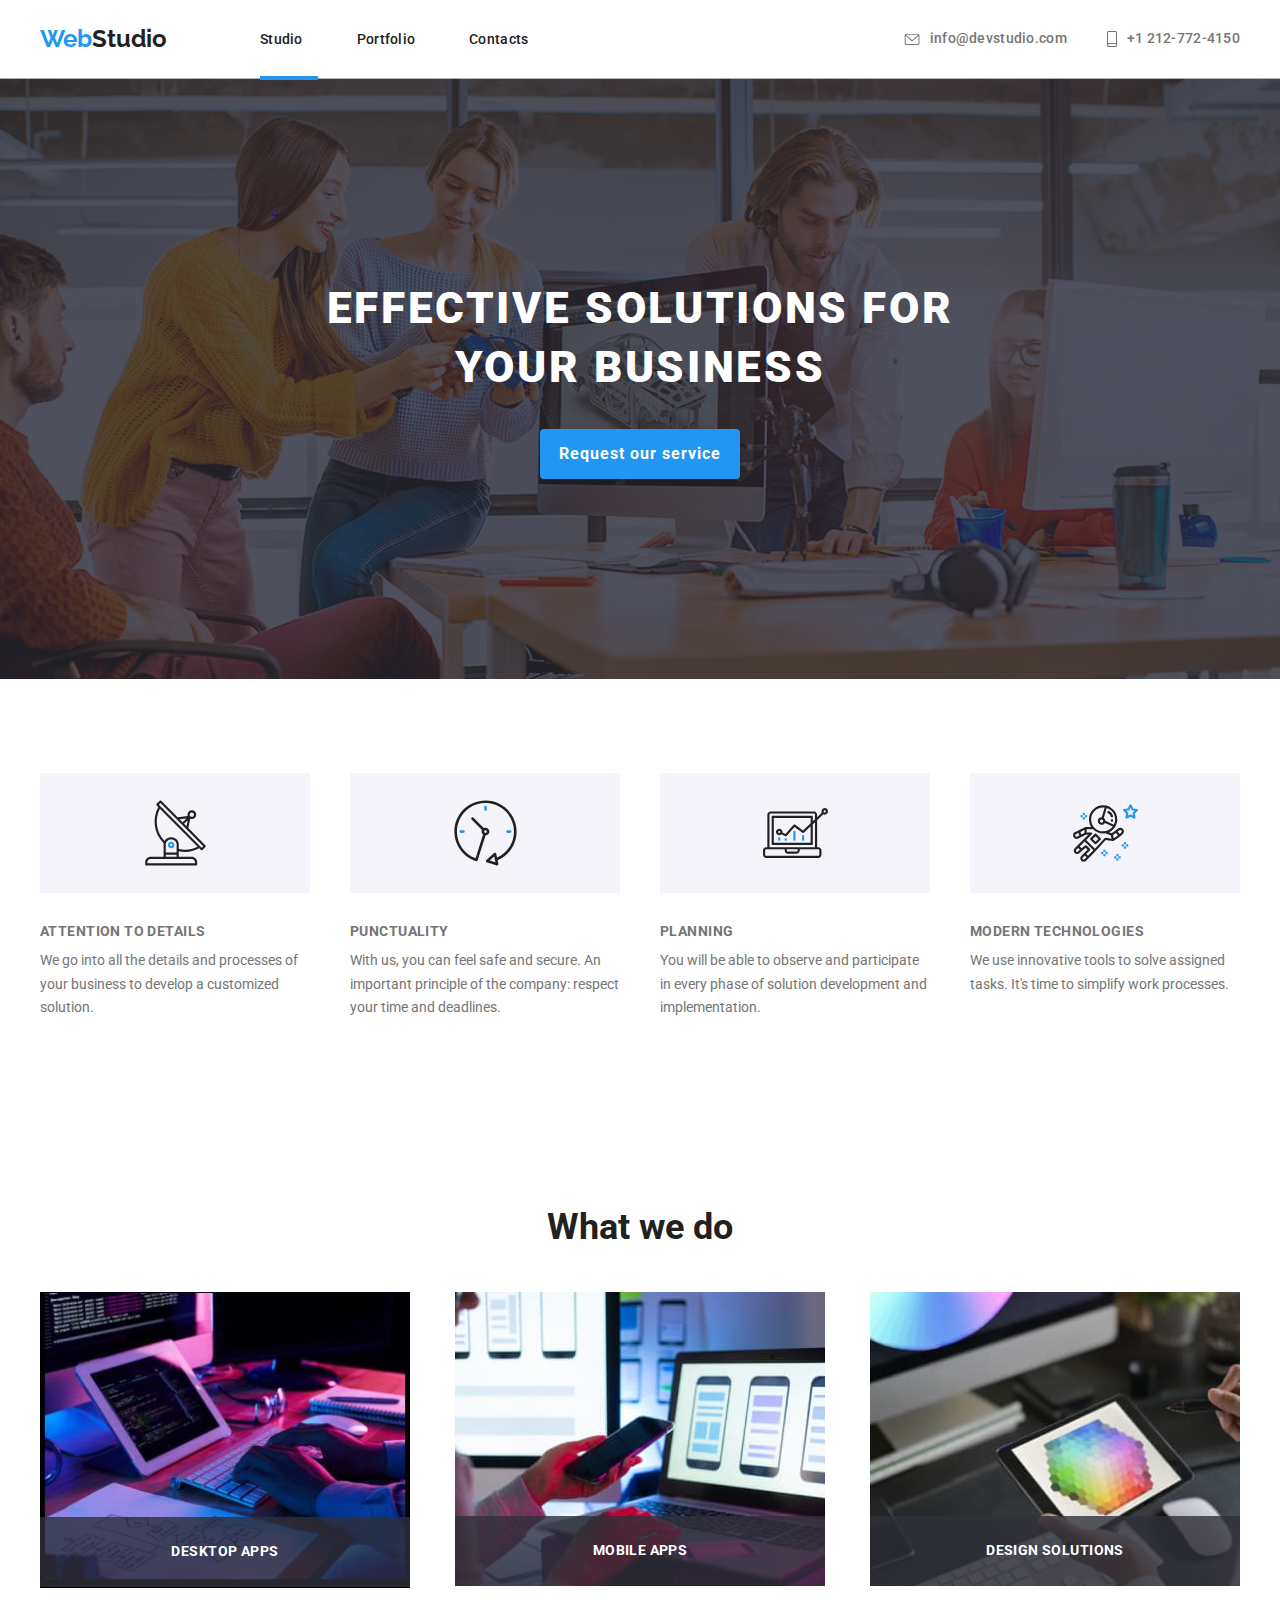
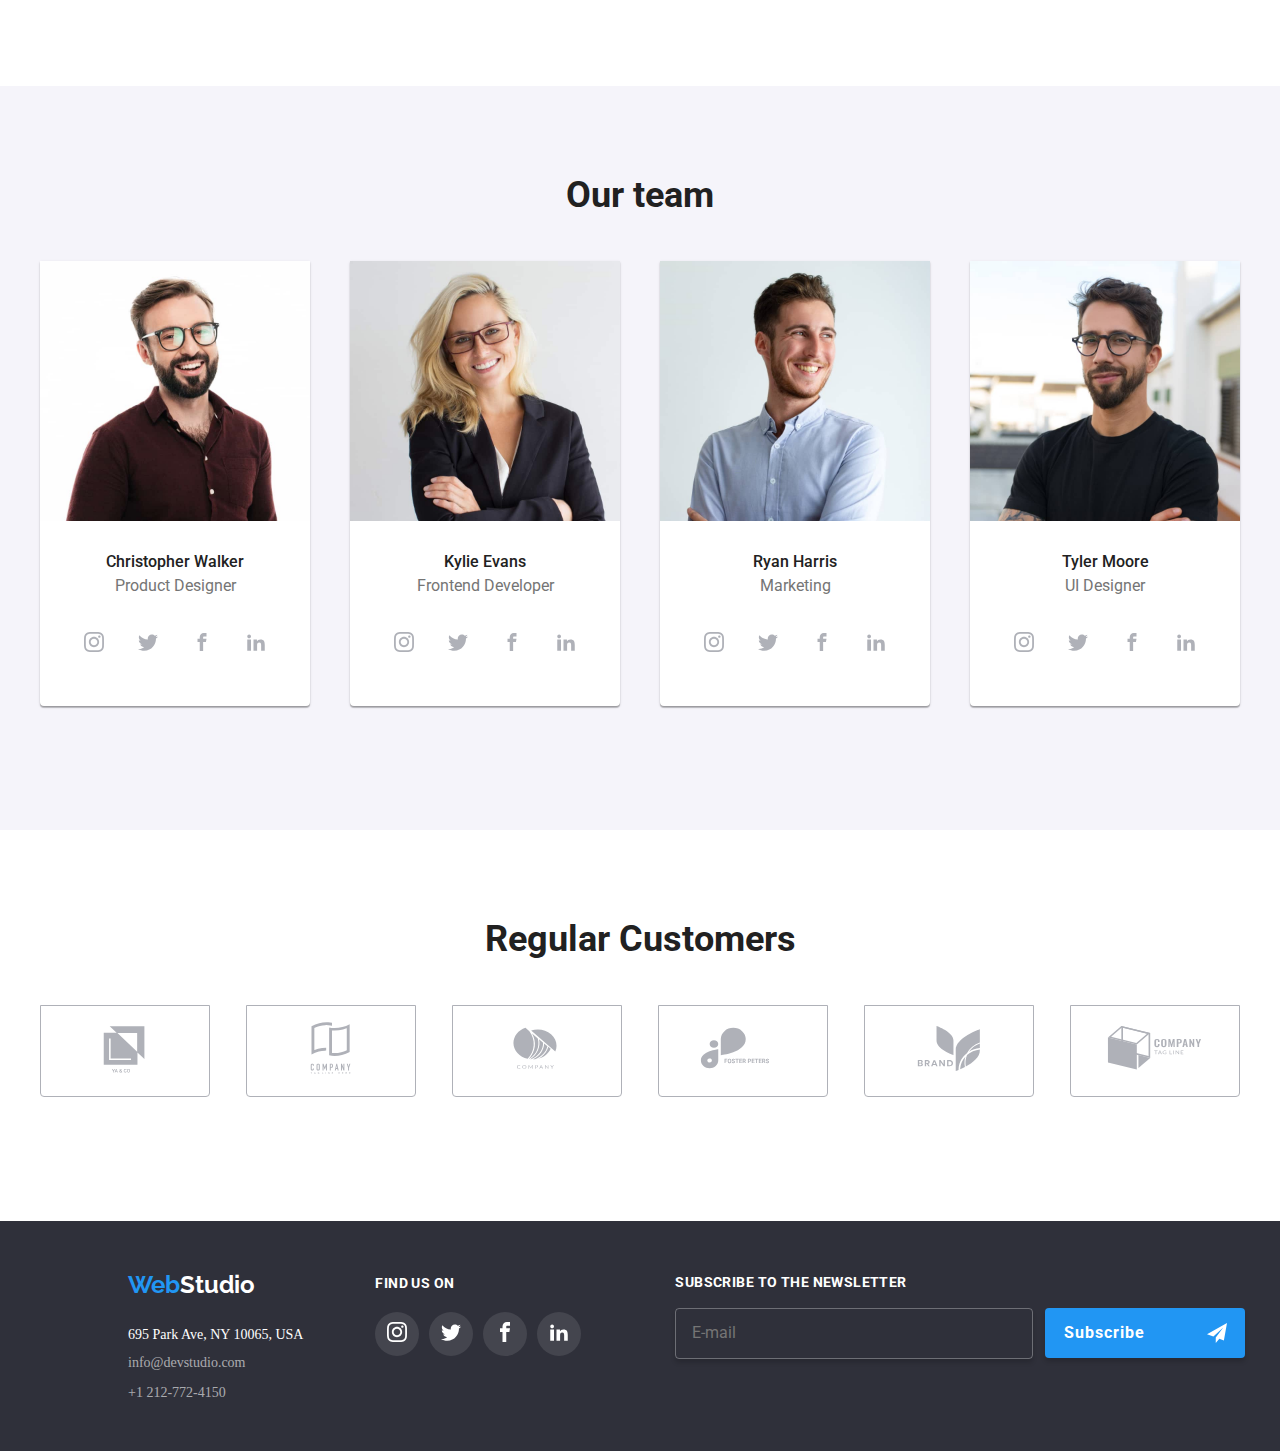
<file: index.html>
<!DOCTYPE html>
<html lang="en">
  <head>
    <meta charset="UTF-8" />
    <meta http-equiv="X-UA-Compatible" content="IE=edge" />
    <meta name="viewport" content="width=device-width, initial-scale=1.0" />
    <link rel="preconnect" href="https://fonts.googleapis.com" />
    <link rel="preconnect" href="https://fonts.gstatic.com" crossorigin />
    <link
      href="https://fonts.googleapis.com/css2?family=Raleway:wght@400;700&family=Roboto:wght@400;500;700;900&display=swap"
      rel="stylesheet"
    />
    <link
      rel="stylesheet"
      href="https://cdnjs.cloudflare.com/ajax/libs/modern-normalize/1.0.0/modern-normalize.min.css"
    />
    <link rel="stylesheet" href="sass/main.css" />
    <title>WebStudio</title>
  </head>

  <body>
    <!--is-hidden-->
    <div class="backdrop is-hidden" data-modal>
      <div class="backdrop__modal">
        <button type="button" data-modal-close class="backdrop-close">
          <svg width="17" height="17">
            <use href="images/icons.svg#icon-close"></use>
          </svg>
        </button>
        <form autocomplete="off">
          <fieldset class="form">
            <legend>Leave your information and we'll call you back</legend>
            <label>
              Name
              <input type="text" name="name" required />
              <svg width="12" height="12">
                <use href="images/icons.svg#icon-person"></use>
              </svg>
            </label>
            <label>
              Telephone
              <input type="tel" name="phone_number" required />
              <svg width="13" height="13">
                <use href="images/icons.svg#icon-phone"></use>
              </svg>
            </label>
            <label>
              E-mail
              <input type="email" name="email" required />
              <svg width="15" height="12">
                <use href="images/icons.svg#icon-envelope2"></use>
              </svg>
            </label>
            <label>
              Comments
              <textarea
                name="comments"
                id="comments"
                cols="30"
                rows="10"
                placeholder=" Enter the text"
                required
              ></textarea>
            </label>
            <div class="checkbox">
              <label>
                <input
                  class="checkbox-hidden"
                  type="checkbox"
                  name="terms"
                  required
                />
                <span class="checkbox-replace">
                  <svg width="15" height="12" class="check-svg">
                    <use href="images/icons.svg#icon-check"></use>
                  </svg>
                </span>
                I agree with the letter and accept the
                <a href="#">Terms and Conditions</a>
              </label>
            </div>

            <div class="form__btn">
              <button type="submit" class="form__btn-sent">Send</button>
            </div>
          </fieldset>
        </form>
      </div>
    </div>
    <!--Top line Section-->
    <header class="header">
      <div class="header__top-line container">
        <a class="logo" href="index.html">
          <h2><span class="logo logo--blue">Web</span>Studio</h2>
        </a>
        <nav class="nav">
          <ul>
            <li class="nav__item">
              <a class="nav__link current-page-link" href="index.html"
                >Studio</a
              >
            </li>
            <li class="nav__item">
              <a class="nav__link" href="portfolio.html">Portfolio</a>
            </li>
            <li class="nav__item">
              <a class="nav__link" href="">Contacts</a>
            </li>
          </ul>
        </nav>
        <ul class="contact">
          <li class="contact__item">
            <a class="contact__list" href="mailto:info@devstudio.com">
              <svg class="contact__icon" width="16" height="12">
                <use href="images/icons.svg#icon-envelope"></use>
              </svg>
              info@devstudio.com</a
            >
          </li>
          <li class="contact__item">
            <a class="contact__list" href="tel:+12127724150">
              <svg class="contact__icon" width="10" height="16">
                <use href="images/icons.svg#icon-smartphone"></use>
              </svg>
              +1 212-772-4150</a
            >
          </li>
        </ul>
      </div>
    </header>

    <main>
      <!--Head Section-->
      <section class="hero overlay-image">
        <div class="hero__box">
          <h1 class="hero__title">EFFECTIVE SOLUTIONS FOR YOUR BUSINESS</h1>
        </div>
        <div class="hero__button-box">
          <button class="hero__button" type="button" data-modal-open>
            Request our service
          </button>
        </div>
      </section>
      <!--Group Section-->
      <section class="section">
        <ul class="grid container">
          <li>
            <div class="grid__box">
              <svg width="65" height="70">
                <use href="images/icons.svg#icon-antenna"></use>
              </svg>
            </div>
            <h4 class="grid__title">ATTENTION TO DETAILS</h4>
            <p class="grid__description">
              We go into all the details and processes of your business to
              develop a customized solution.
            </p>
          </li>
          <li>
            <div class="grid__box">
              <svg width="65" height="70">
                <use href="images/icons.svg#icon-clock"></use>
              </svg>
            </div>
            <h4 class="grid__title">PUNCTUALITY</h4>
            <p class="grid__description">
              With us, you can feel safe and secure. An important principle of
              the company: respect your time and deadlines.
            </p>
          </li>
          <li>
            <div class="grid__box">
              <svg width="65" height="70">
                <use href="images/icons.svg#icon-diagram"></use>
              </svg>
            </div>
            <h4 class="grid__title">PLANNING</h4>
            <p class="grid__description">
              You will be able to observe and participate in every phase of
              solution development and implementation.
            </p>
          </li>
          <li>
            <div class="grid__box">
              <svg width="65" height="70">
                <use href="images/icons.svg#icon-astronaut"></use>
              </svg>
            </div>
            <h4 class="grid__title">MODERN TECHNOLOGIES</h4>
            <p class="grid__description">
              We use innovative tools to solve assigned tasks. It's time to
              simplify work processes.
            </p>
          </li>
        </ul>
      </section>
      <!--What we do Section-->
      <section class="section">
        <div class="container">
          <h2 class="subtitle-text">What we do</h2>
          <ul class="grid">
            <li>
              <div class="grid__image">
                <img
                  src="images/box1.1.jpg"
                  alt="Hands on the keyboard on the desk and a tablet with programming code"
                  width="370"
                />
                <div class="grid__overlay">DESKTOP APPS</div>
              </div>
            </li>
            <li>
              <div class="grid__image">
                <img
                  src="images/box1.2.jpg"
                  alt="The lady holding a phone in her left hand and the laptop keyboard with her right hand"
                  width="370"
                />
                <div class="grid__overlay">MOBILE APPS</div>
              </div>
            </li>
            <li>
              <div class="grid__image">
                <img
                  src="images/box1.3.jpg"
                  alt="Two hands holding a tablet on which the color palette is presented"
                  width="370"
                />
                <div class="grid__overlay">DESIGN SOLUTIONS</div>
              </div>
            </li>
          </ul>
        </div>
      </section>
      <!--Our Team Section-->
      <section class="section team">
        <div class="container">
          <h2 class="subtitle-text">Our team</h2>
          <ul class="grid">
            <li class="grid__item">
              <img
                src="images/box2.1.jpg"
                alt="Christopher Walker"
                width="270"
              />
              <h3 class="grid__name">Christopher Walker</h3>
              <p class="grid__occupation">Product Designer</p>
              <ul class="grid grid--position">
                <li class="grid__social">
                  <a href="#" target="_blank">
                    <svg width="20" height="20">
                      <use href="images/icons.svg#icon-instagram"></use>
                    </svg>
                  </a>
                </li>
                <li class="grid__social">
                  <a href="#" target="_blank">
                    <svg width="20" height="20">
                      <use href="images/icons.svg#icon-twitter"></use>
                    </svg>
                  </a>
                </li>
                <li class="grid__social">
                  <a href="#" target="_blank">
                    <svg width="18" height="20">
                      <use href="images/icons.svg#icon-facebook"></use>
                    </svg>
                  </a>
                </li>
                <li class="grid__social">
                  <a href="#" target="_blank">
                    <svg width="20" height="20">
                      <use href="images/icons.svg#icon-linkedin"></use>
                    </svg>
                  </a>
                </li>
              </ul>
            </li>
            <li class="grid__item">
              <img src="images/box2.2.jpg" alt="Kylie Evans" width="270" />
              <h3 class="grid__name">Kylie Evans</h3>
              <p class="grid__occupation">Frontend Developer</p>
              <ul class="grid grid--position">
                <li class="grid__social">
                  <a href="#" target="_blank" class="social-list-link">
                    <svg width="20" height="20">
                      <use href="images/icons.svg#icon-instagram"></use>
                    </svg>
                  </a>
                </li>
                <li class="grid__social">
                  <a href="#" target="_blank">
                    <svg width="20" height="20">
                      <use href="images/icons.svg#icon-twitter"></use>
                    </svg>
                  </a>
                </li>
                <li class="grid__social">
                  <a href="#" target="_blank">
                    <svg width="18" height="20">
                      <use href="images/icons.svg#icon-facebook"></use>
                    </svg>
                  </a>
                </li>
                <li class="grid__social">
                  <a href="#" target="_blank">
                    <svg width="20" height="20">
                      <use href="images/icons.svg#icon-linkedin"></use>
                    </svg>
                  </a>
                </li>
              </ul>
            </li>
            <li class="grid__item">
              <img src="images/box2.3.jpg" alt="Ryan Harris" width="270" />
              <h3 class="grid__name">Ryan Harris</h3>
              <p class="grid__occupation">Marketing</p>
              <ul class="grid grid--position">
                <li class="grid__social">
                  <a href="#" target="_blank" class="social-list-link">
                    <svg width="20" height="20">
                      <use href="images/icons.svg#icon-instagram"></use>
                    </svg>
                  </a>
                </li>
                <li class="grid__social">
                  <a href="#" target="_blank">
                    <svg width="20" height="20">
                      <use href="images/icons.svg#icon-twitter"></use>
                    </svg>
                  </a>
                </li>
                <li class="grid__social">
                  <a href="#" target="_blank">
                    <svg width="18" height="20">
                      <use href="images/icons.svg#icon-facebook"></use>
                    </svg>
                  </a>
                </li>
                <li class="grid__social">
                  <a href="#" target="_blank">
                    <svg width="20" height="20">
                      <use href="images/icons.svg#icon-linkedin"></use>
                    </svg>
                  </a>
                </li>
              </ul>
            </li>
            <li class="grid__item">
              <img src="images/box2.4.jpg" alt="Tyler Moore" width="270" />
              <h3 class="grid__name">Tyler Moore</h3>
              <p class="grid__occupation">UI Designer</p>
              <ul class="grid grid--position">
                <li class="grid__social">
                  <a href="#" target="_blank" class="social-list-link">
                    <svg width="20" height="20">
                      <use href="images/icons.svg#icon-instagram"></use>
                    </svg>
                  </a>
                </li>
                <li class="grid__social">
                  <a href="#" target="_blank">
                    <svg width="20" height="20">
                      <use href="images/icons.svg#icon-twitter"></use>
                    </svg>
                  </a>
                </li>
                <li class="grid__social">
                  <a href="#" target="_blank">
                    <svg width="18" height="20">
                      <use href="images/icons.svg#icon-facebook"></use>
                    </svg>
                  </a>
                </li>
                <li class="grid__social">
                  <a href="#" target="_blank">
                    <svg width="20" height="20">
                      <use href="images/icons.svg#icon-linkedin"></use>
                    </svg>
                  </a>
                </li>
              </ul>
            </li>
          </ul>
        </div>
      </section>
      <section class="section">
        <h2 class="subtitle-text">Regular Customers</h2>
        <div class="container">
          <ul class="grid">
            <li class="grid__item grid__item--shadow">
              <a href="#" target="_blank">
                <svg width="106" height="60">
                  <use href="images/icons.svg#icon-company_01"></use>
                </svg>
              </a>
            </li>
            <li class="grid__item grid__item--shadow">
              <a href="#" target="_blank">
                <svg width="106" height="60">
                  <use href="images/icons.svg#icon-company_02"></use>
                </svg>
              </a>
            </li>
            <li class="grid__item grid__item--shadow">
              <a href="#" target="_blank">
                <svg width="106" height="60">
                  <use href="images/icons.svg#icon-company_03"></use>
                </svg>
              </a>
            </li>
            <li class="grid__item grid__item--shadow">
              <a href="#" target="_blank">
                <svg width="106" height="60">
                  <use href="images/icons.svg#icon-company_04"></use>
                </svg>
              </a>
            </li>
            <li class="grid__item grid__item--shadow">
              <a href="#" target="_blank">
                <svg width="106" height="60">
                  <use href="images/icons.svg#icon-company_05"></use>
                </svg>
              </a>
            </li>
            <li class="grid__item grid__item--shadow">
              <a href="#" target="_blank">
                <svg width="106" height="60">
                  <use href="images/icons.svg#icon-company_06"></use>
                </svg>
              </a>
            </li>
          </ul>
        </div>
      </section>
    </main>
    <!--Footer Section-->
    <footer class="footer-section section">
      <div class="footer-box">
        <div class="logo logo--white">
          <h2><span class="logo logo--blue">Web</span>Studio</h2>
        </div>
        <address>
          <ul class="footer-list">
            <li class="footer-list__item">
              <p class="footer-list__address">695 Park Ave, NY 10065, USA</p>
            </li>
            <li class="footer-list__item">
              <a class="footer-list__contact" href="mailto:info@devstudio.com"
                >info@devstudio.com</a
              >
            </li>
            <li class="footer-list__item">
              <a class="footer-list__contact" href="tel:+1212-772-4150"
                >+1 212-772-4150</a
              >
            </li>
          </ul>
        </address>
      </div>
      <section class="social__footer">
        <h4 class="social__title">Find us on</h4>
        <ul class="grid grid--position">
          <li class="grid__social grid__social--color">
            <a href="#" target="_blank">
              <svg width="20" height="20">
                <use href="images/icons.svg#icon-instagram"></use>
              </svg>
            </a>
          </li>
          <li class="grid__social grid__social--color">
            <a href="#" target="_blank">
              <svg width="20" height="20">
                <use href="images/icons.svg#icon-twitter"></use>
              </svg>
            </a>
          </li>
          <li class="grid__social grid__social--color">
            <a href="#" target="_blank">
              <svg width="20" height="20">
                <use href="images/icons.svg#icon-facebook"></use>
              </svg>
            </a>
          </li>
          <li class="grid__social grid__social--color">
            <a href="#" target="_blank">
              <svg width="20" height="20">
                <use href="images/icons.svg#icon-linkedin"></use>
              </svg>
            </a>
          </li>
        </ul>
      </section>
      <section class="newsletter">
        <h4 class="newsletter__title">Subscribe to the newsletter</h4>
        <div class="newsletter__box">
          <input
            type="email"
            name="email"
            placeholder="E-mail"
            autocomplete="off"
            required
          />
          <button type="submit" class="newsletter__button">
            Subscribe
            <svg width="20" height="20">
              <use href="images/icons.svg#icon-send"></use>
            </svg>
          </button>
        </div>
      </section>
    </footer>
    <script src="js/modal.js"></script>
  </body>
</html>
</file>
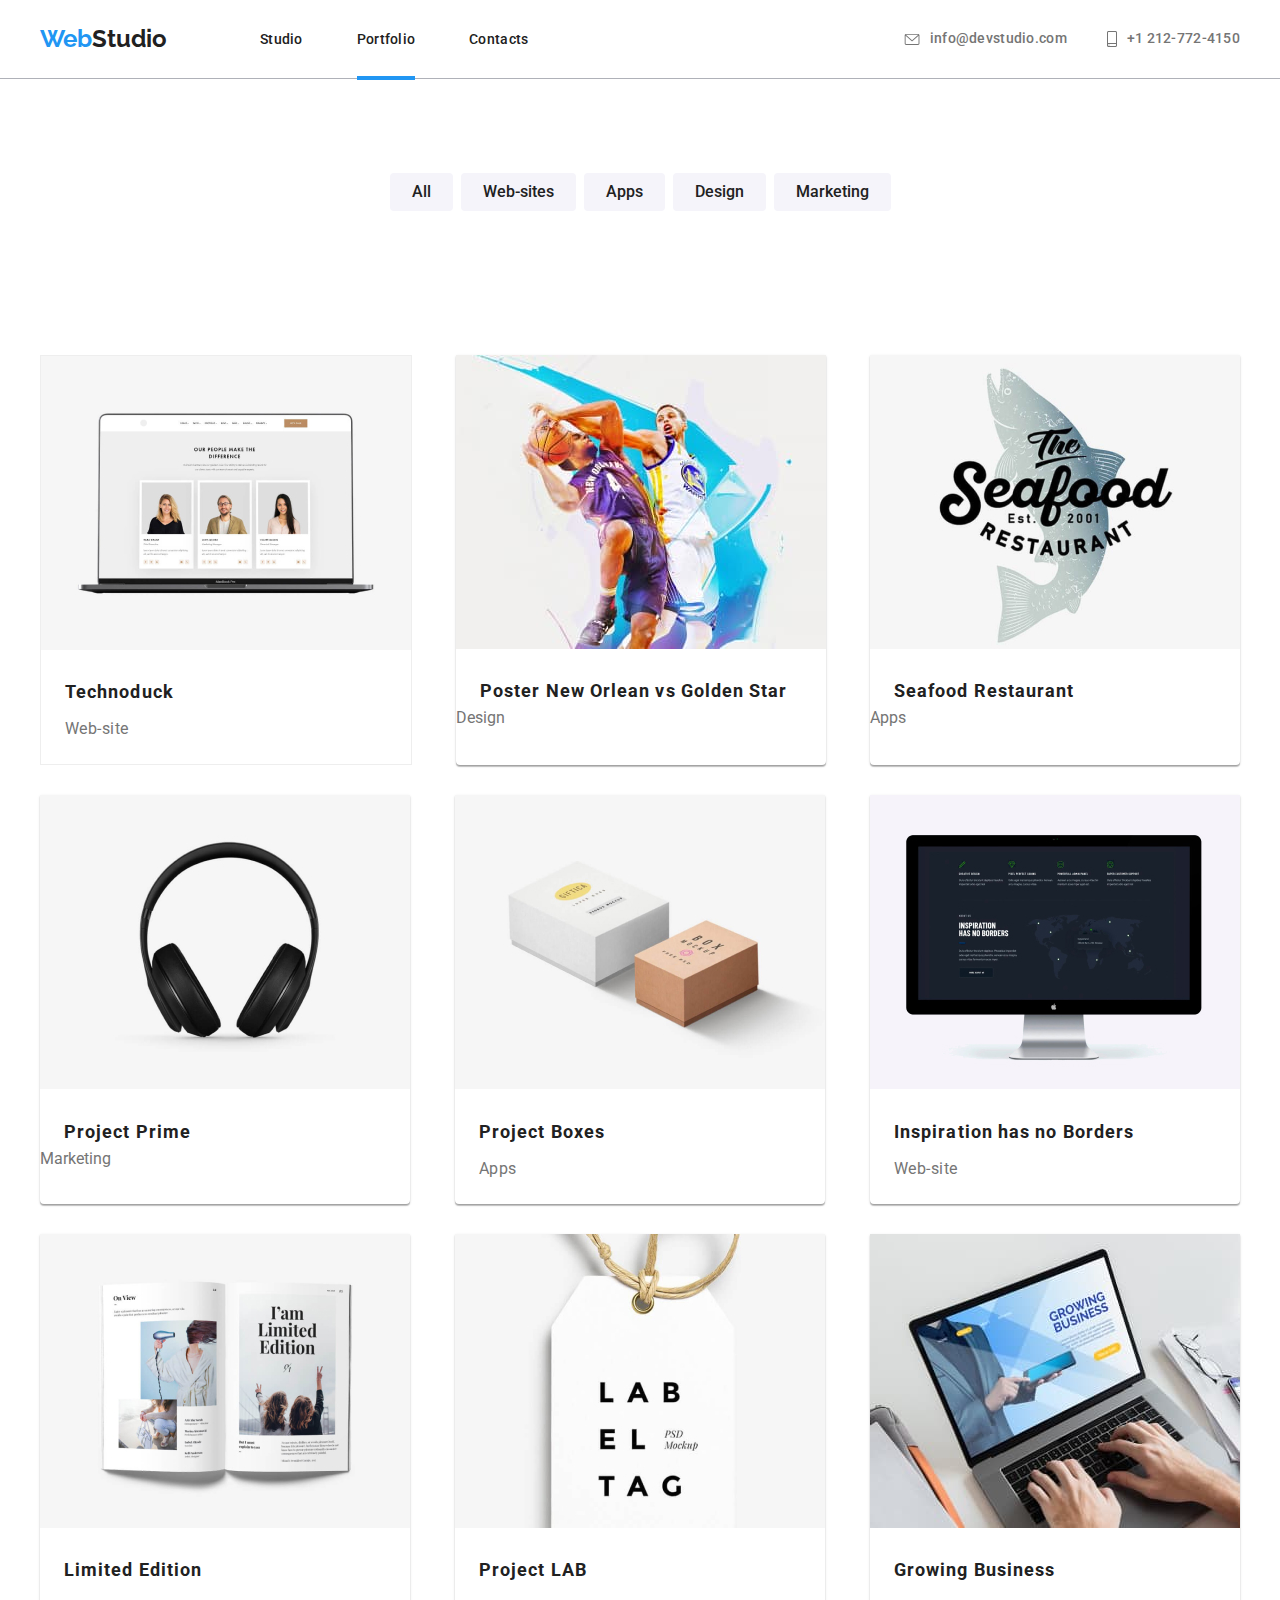
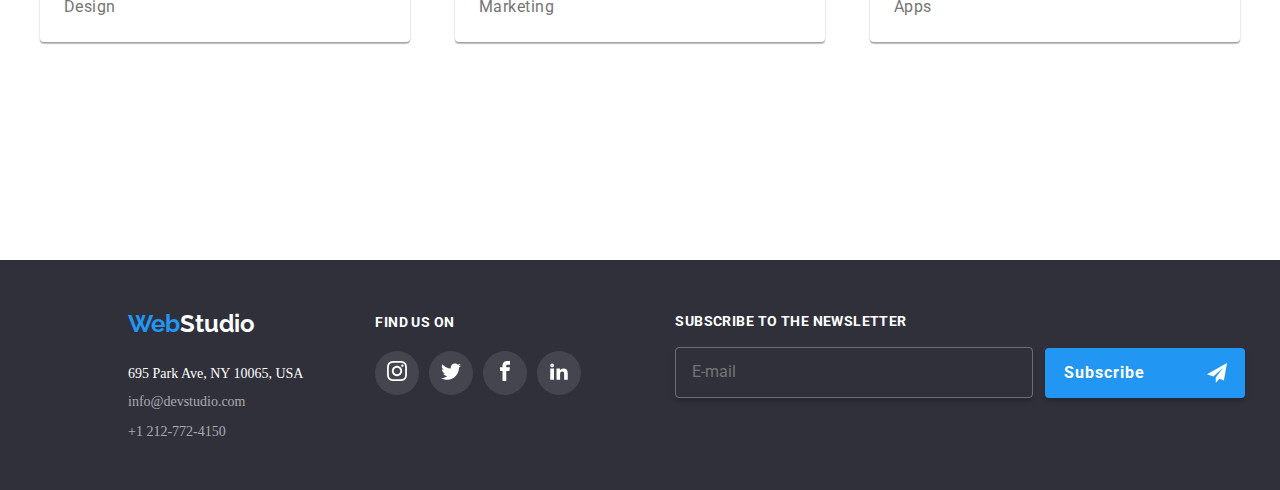
<file: portfolio.html>
<!DOCTYPE html>
<html lang="en">
  <head>
    <meta charset="UTF-8" />
    <meta http-equiv="X-UA-Compatible" content="IE=edge" />
    <meta name="viewport" content="width=device-width, initial-scale=1.0" />
    <link rel="preconnect" href="https://fonts.googleapis.com" />
    <link rel="preconnect" href="https://fonts.gstatic.com" crossorigin />
    <link
      href="https://fonts.googleapis.com/css2?family=Raleway:wght@400;700&family=Roboto:wght@400;500;700;900&display=swap"
      rel="stylesheet"
    />
    <link
      rel="stylesheet"
      href="https://cdnjs.cloudflare.com/ajax/libs/modern-normalize/1.0.0/modern-normalize.min.css"
    />
    <link rel="stylesheet" href="sass/main.css" />
    <title>Portfolio</title>
  </head>

  <body>
    <!--Top line Section-->
    <header class="header">
      <div class="header__top-line container">
        <a class="logo" href="index.html">
          <h2><span class="logo logo--blue">Web</span>Studio</h2>
        </a>
        <nav class="nav">
          <ul>
            <li class="nav__item">
              <a class="nav__link" href="index.html">Studio</a>
            </li>
            <li class="nav__item">
              <a class="nav__link current-page-link" href="portfolio.html"
                >Portfolio</a
              >
            </li>
            <li class="nav__item">
              <a class="nav__link" href="">Contacts</a>
            </li>
          </ul>
        </nav>
        <ul class="contact">
          <li class="contact__item">
            <a class="contact__list" href="mailto:info@devstudio.com">
              <svg class="contact__icon" width="16" height="12">
                <use href="images/icons.svg#icon-envelope"></use>
              </svg>
              info@devstudio.com</a
            >
          </li>
          <li class="contact__item">
            <a class="contact__list" href="tel:+12127724150">
              <svg class="contact__icon" width="10" height="16">
                <use href="images/icons.svg#icon-smartphone"></use>
              </svg>
              +1 212-772-4150</a
            >
          </li>
        </ul>
      </div>
    </header>
    <main>
      <!--Project Page-->
      <div class="section">
        <section class="container">
          <!--Buttons List Menu Sections-->
          <div class="menu">
            <ul class="menu__list">
              <li class="menu__items">
                <button class="menu__button" type="button">All</button>
              </li>
              <li class="menu__items">
                <button class="menu__button" type="button">Web-sites</button>
              </li>
              <li class="menu__items">
                <button class="menu__button" type="button">Apps</button>
              </li>
              <li class="menu__items">
                <button class="menu__button" type="button">Design</button>
              </li>
              <li class="menu__items">
                <button class="menu__button" type="button">Marketing</button>
              </li>
            </ul>
          </div>
        </section>
        <!--Portfolio Section-->
        <section class="section">
          <div class="project container">
            <ul class="project__list">
              <li class="project__item">
                <div class="project__overlay">
                  <div class="project__description">
                    Technoduck is a state-of-the-art coronavirus distribution
                    platform. Companies use this platform for digital espionage
                    and attacks on competitors' secure servers.
                  </div>
                  <img src="images/01laptop.jpg" width="370" alt="" />
                </div>

                <h3 class="project__subtitle">Technoduck</h3>
                <p class="project__scop">Web-site</p>
              </li>
              <li class="grid__item">
                <div class="project__overlay">
                  <div class="project__description">
                    Technoduck is a state-of-the-art coronavirus distribution
                    platform. Companies use this platform for digital espionage
                    and attacks on competitors' secure servers.
                  </div>
                  <img src="images/02basketball.jpg" width="370" alt="" />
                </div>
                <h3 class="project__subtitle">
                  Poster New Orlean vs Golden Star
                </h3>
                <p class="project-scop">Design</p>
              </li>
              <li class="grid__item">
                <div class="project__overlay">
                  <div class="project__description">
                    Technoduck is a state-of-the-art coronavirus distribution
                    platform. Companies use this platform for digital espionage
                    and attacks on competitors' secure servers.
                  </div>
                  <img src="images/03logoseafood.jpg" width="370" alt="" />
                </div>
                <h3 class="project__subtitle">Seafood Restaurant</h3>
                <p class="project-scop">Apps</p>
              </li>
              <li class="grid__item">
                <div class="project__overlay">
                  <div class="project__description">
                    Technoduck is a state-of-the-art coronavirus distribution
                    platform. Companies use this platform for digital espionage
                    and attacks on competitors' secure servers.
                  </div>
                  <img src="images/04headphones.jpg" width="370" alt="" />
                </div>
                <h3 class="project__subtitle">Project Prime</h3>
                <p class="project-scop">Marketing</p>
              </li>
              <li class="grid__item">
                <div class="project__overlay">
                  <div class="project__description">
                    Technoduck is a state-of-the-art coronavirus distribution
                    platform. Companies use this platform for digital espionage
                    and attacks on competitors' secure servers.
                  </div>
                  <img src="images/05boxes.jpg" width="370" alt="" />
                </div>
                <h3 class="project__subtitle">Project Boxes</h3>
                <p class="project__scop">Apps</p>
              </li>
              <li class="grid__item">
                <div class="project__overlay">
                  <div class="project__description">
                    Technoduck is a state-of-the-art coronavirus distribution
                    platform. Companies use this platform for digital espionage
                    and attacks on competitors' secure servers.
                  </div>
                  <img src="images/06monitor.jpg" width="370" alt="" />
                </div>
                <h3 class="project__subtitle">Inspiration has no Borders</h3>
                <p class="project__scop">Web-site</p>
              </li>
              <li class="grid__item">
                <div class="project__overlay">
                  <div class="project__description">
                    Technoduck is a state-of-the-art coronavirus distribution
                    platform. Companies use this platform for digital espionage
                    and attacks on competitors' secure servers.
                  </div>
                  <img src="images/07brochure.jpg" width="370" alt="" />
                </div>
                <h3 class="project__subtitle">Limited Edition</h3>
                <p class="project__scop">Design</p>
              </li>
              <li class="grid__item">
                <div class="project__overlay">
                  <div class="project__description">
                    Technoduck is a state-of-the-art coronavirus distribution
                    platform. Companies use this platform for digital espionage
                    and attacks on competitors' secure servers.
                  </div>
                  <img src="images/08label.jpg" width="370" alt="" />
                </div>
                <h3 class="project__subtitle">Project LAB</h3>
                <p class="project__scop">Marketing</p>
              </li>
              <li class="grid__item">
                <div class="project__overlay">
                  <div class="project__description">
                    Technoduck is a state-of-the-art coronavirus distribution
                    platform. Companies use this platform for digital espionage
                    and attacks on competitors' secure servers.
                  </div>
                  <img src="images/09laptop.jpg" width="370" alt="" />
                </div>
                <h3 class="project__subtitle">Growing Business</h3>
                <p class="project__scop">Apps</p>
              </li>
            </ul>
          </div>
        </section>
      </div>
    </main>

    <!--Footer Section-->
    <footer class="footer-section section">
      <div class="footer-box">
        <div class="logo logo--white">
          <h2><span class="logo logo--blue">Web</span>Studio</h2>
        </div>
        <address>
          <ul class="footer-list">
            <li class="footer-list__item">
              <p class="footer-list__address">695 Park Ave, NY 10065, USA</p>
            </li>
            <li class="footer-list__item">
              <a class="footer-list__contact" href="mailto:info@devstudio.com"
                >info@devstudio.com</a
              >
            </li>
            <li class="footer-list__item">
              <a class="footer-list__contact" href="tel:+1212-772-4150"
                >+1 212-772-4150</a
              >
            </li>
          </ul>
        </address>
      </div>
      <section class="social__footer">
        <h4 class="social__title">Find us on</h4>
        <ul class="grid grid--position">
          <li class="grid__social grid__social--color">
            <a href="#" target="_blank">
              <svg width="20" height="20">
                <use href="images/icons.svg#icon-instagram"></use>
              </svg>
            </a>
          </li>
          <li class="grid__social grid__social--color">
            <a href="#" target="_blank">
              <svg width="20" height="20">
                <use href="images/icons.svg#icon-twitter"></use>
              </svg>
            </a>
          </li>
          <li class="grid__social grid__social--color">
            <a href="#" target="_blank">
              <svg width="20" height="20">
                <use href="images/icons.svg#icon-facebook"></use>
              </svg>
            </a>
          </li>
          <li class="grid__social grid__social--color">
            <a href="#" target="_blank">
              <svg width="20" height="20">
                <use href="images/icons.svg#icon-linkedin"></use>
              </svg>
            </a>
          </li>
        </ul>
      </section>
      <section class="newsletter">
        <h4 class="newsletter__title">Subscribe to the newsletter</h4>
        <div class="newsletter__box">
          <input
            type="email"
            name="email"
            placeholder="E-mail"
            autocomplete="off"
            required
          />
          <button type="submit" class="newsletter__button">
            Subscribe
            <svg width="20" height="20">
              <use href="images/icons.svg#icon-send"></use>
            </svg>
          </button>
        </div>
      </section>
    </footer>
  </body>
</html>
</file>
<file: sass/main.css>
* {
  -webkit-margin-before: 0;
          margin-block-start: 0;
  -webkit-margin-after: 0;
          margin-block-end: 0;
  -webkit-margin-start: 0;
          margin-inline-start: 0;
  -webkit-margin-end: 0;
          margin-inline-end: 0;
  -webkit-padding-start: 0;
          padding-inline-start: 0;
  -webkit-padding-end: 0;
          padding-inline-end: 0;
}

body {
  font-family: "Roboto";
  color: #757575;
  font-weight: 400;
}

.container {
  width: 1200px;
  margin-left: auto;
  margin-right: auto;
}

.section {
  padding-top: 94px;
  padding-bottom: 94px;
}

a {
  text-decoration: none;
  color: inherit;
}

address {
  all: initial;
}

ul {
  list-style-type: none;
}

.subtitle-text {
  font-weight: 700;
  font-size: 36px;
  line-height: 85%;
  text-align: center;
  margin-bottom: 50px;
  color: #212121;
}

.backdrop {
  width: 100%;
  height: 100%;
  position: fixed;
  z-index: 99;
  display: flex;
  justify-content: center;
  align-items: center;
  background-color: rgba(0, 0, 0, 0.2);
  top: 0;
  transition: opacity 250ms cubic-bezier(0.4, 0, 0.2, 1), transform 250ms cubic-bezier(0.4, 0, 0.2, 1);
}

.is-hidden {
  visibility: hidden;
  opacity: 0;
  pointer-events: none;
  transform: translate(-500px, 500px);
}

.backdrop__modal {
  width: 528px;
  height: 624px;
  background: #ffffff;
  box-shadow: 0px 1px 3px rgba(0, 0, 0, 0.12), 0px 1px 1px rgba(0, 0, 0, 0.14), 0px 2px 1px rgba(0, 0, 0, 0.2);
  border-radius: 4px;
  position: relative;
  transition: opacity 250ms cubic-bezier(0.4, 0, 0.2, 1);
}

.backdrop-close {
  width: 30px;
  height: 30px;
  border-radius: 50%;
  border-style: none;
  border: 1px solid rgba(0, 0, 0, 0.1);
  background-color: #ffffff;
  display: flex;
  justify-content: center;
  align-items: center;
  cursor: pointer;
  position: absolute;
  top: 8px;
  right: 8px;
}
.backdrop-close:hover {
  fill: #2196f3;
}

.form {
  display: flex;
  flex-direction: column;
  width: 90%;
  top: 40px;
  position: absolute;
  margin-left: 5%;
  margin-right: 5%;
  border: none;
  font-family: "Roboto";
}
.form legend {
  font-weight: 700;
  font-size: 20px;
  line-height: 87%;
  letter-spacing: 0.03em;
  margin-bottom: 2px;
}
.form label {
  font-size: 12px;
  line-height: 87%;
  display: flex;
  flex-direction: column;
  letter-spacing: 0.01em;
  color: #757575;
  margin-top: 10px;
  position: relative;
}
.form label svg {
  position: absolute;
  top: 50%;
  left: 3%;
}
.form input {
  width: 100%;
  height: 40px;
  border: 1px solid rgba(33, 33, 33, 0.2);
  border-radius: 4px;
  padding: 12px 16px 12px 42px;
  /*border: none;*/
  margin-top: 4px;
  outline: none;
  font-weight: 400;
  font-size: 14px;
  line-height: 114%;
  letter-spacing: 0.01em;
}
.form input:hover, .form input:focus {
  border: 1px solid #2196f3;
  cursor: pointer;
}
.form input:hover + svg, .form input:focus + svg {
  fill: #2196f3;
}
.form textarea {
  width: 100%;
  border: 1px solid rgba(33, 33, 33, 0.2);
  border-radius: 4px;
  padding: 12px 16px;
  resize: none;
  margin-top: 4px;
  outline: none;
  font-weight: 400;
  font-size: 14px;
  line-height: 114%;
  letter-spacing: 0.01em;
}
.form textarea:hover, .form textarea:focus {
  border: 1px solid #2196f3;
  cursor: pointer;
}
.form textarea::-moz-placeholder {
  font-weight: 400;
  font-size: 14px;
  line-height: 114%;
  letter-spacing: 0.01em;
  color: rgba(117, 117, 117, 0.5);
}
.form textarea:-ms-input-placeholder {
  font-weight: 400;
  font-size: 14px;
  line-height: 114%;
  letter-spacing: 0.01em;
  color: rgba(117, 117, 117, 0.5);
}
.form textarea::placeholder {
  font-weight: 400;
  font-size: 14px;
  line-height: 114%;
  letter-spacing: 0.01em;
  color: rgba(117, 117, 117, 0.5);
}
.form__btn {
  display: flex;
  align-items: center;
  justify-content: center;
}
.form__btn-sent {
  box-shadow: 0px 4px 4px rgba(0, 0, 0, 0.15);
  background-color: #2196f3;
  border: none;
  border-radius: 4px;
  min-width: 200px;
  height: 50px;
  display: flex;
  align-items: center;
  justify-content: center;
  font-weight: 700;
  font-size: 16px;
  line-height: 188%;
  color: #ffffff;
  letter-spacing: 0.06em;
  margin-top: 30px;
}
.form__btn-sent:hover, .form__btn-sent:focus {
  background-color: #188ce8;
  cursor: pointer;
}

.checkbox-replace {
  display: inline-block;
  width: 16px;
  height: 16px;
  border: 2px solid #212121;
  border-radius: 2px;
  margin-left: 52px;
  margin-right: 8px;
}

input[type=checkbox] {
  display: none;
}

input[type=checkbox]:checked + .checkbox-replace {
  border-color: #2196f3;
  background-color: #2196f3;
}

label span svg.check-svg {
  /* position: absolute;*/
  top: 10%;
  left: 11%;
  fill: #ffffff;
}

.checkbox label {
  flex-direction: row;
  align-items: center;
  margin-top: 20px;
}

.header {
  border-bottom: 1px solid #afb1b8;
}
.header__top-line {
  left: 0px;
  display: flex;
  top: 0px;
  margin: 0 auto;
  align-items: center;
  margin-top: 25px;
  margin-bottom: 25px;
}

.logo {
  /*margin-right: 93px;*/
  color: #212121;
  font-family: "Raleway";
  font-weight: 700;
}
.logo--blue {
  color: #2196f3;
}
.logo--white {
  color: #ffffff;
}

.nav {
  margin-right: auto;
  margin-left: 93px;
}
.nav__item {
  display: inline-block;
  margin-left: 50px;
}
.nav__item:first-child {
  margin-left: 0;
}
.nav__link {
  color: #212121;
  font-weight: 500;
  font-size: 14px;
  line-height: 114%;
  letter-spacing: 0.02em;
}
.nav__link:hover, .nav__link:focus {
  color: #2196f3;
}

.current-page-link::after {
  content: "";
  display: block;
  width: 58px;
  height: 4px;
  color: #2196f3;
  background-color: #2196f3;
  position: absolute;
  top: 76px;
}

.contact {
  list-style-type: none;
  padding-left: 0;
  padding-bottom: 0;
  display: flex;
  justify-content: center;
  align-items: center;
}
.contact__item {
  padding-bottom: 0;
  margin-left: 40px;
}
.contact__item:first-child {
  margin-left: 0;
}
.contact__list {
  font-weight: 500;
  font-size: 14px;
  line-height: 114%;
  letter-spacing: 0.02em;
  display: flex;
  align-items: center;
}
.contact__list:hover, .contact__list:focus {
  color: #2196f3;
}
.contact__icon {
  fill: currentColor;
  margin-right: 10px;
}

.hero {
  background-color: #2f303a;
  display: flex;
  align-items: center;
  justify-content: center;
  flex-direction: column;
  padding-top: 200px;
}
.hero__box {
  width: 696px;
  height: 120px;
  margin-bottom: 30px;
}
.hero__title {
  color: #ffffff;
  font-family: "Roboto";
  font-weight: 900;
  font-size: 44px;
  line-height: 136%;
  letter-spacing: 0.06em;
  text-align: center;
}
.hero__button-box {
  padding-bottom: 200px;
}
.hero__button {
  background-color: #2196f3;
  font-family: "Roboto";
  font-weight: 700;
  font-size: 16px;
  line-height: 188%;
  letter-spacing: 0.06em;
  text-align: center;
  width: 200px;
  height: 50px;
  color: #ffffff;
  box-shadow: 0px 4px 4px rgba(0, 0, 0, 0.15);
  border-radius: 4px;
  cursor: pointer;
  border: 0;
}

.overlay-image {
  background-image: linear-gradient(to right, rgba(47, 48, 58, 0.4), rgba(47, 48, 58, 0.4)), linear-gradient(to bottom, rgba(47, 48, 58, 0.4), rgba(47, 48, 58, 0.4)), url("../images/overlay-img.jpg");
  background-size: 1600px;
  background-repeat: no-repeat;
  background-position: center;
}

.grid {
  display: flex;
  justify-content: space-between;
}
.grid__box {
  width: 270px;
  height: 120px;
  background-color: #f5f4fa;
  display: flex;
  justify-content: center;
  align-items: center;
  margin-bottom: 30px;
}
.grid__title {
  font-weight: 700;
  font-size: 14px;
  line-height: 16px;
  letter-spacing: 0.03em;
  width: 270px;
}
.grid__description {
  font-size: 14px;
  line-height: 171%;
  width: 270px;
  height: 75px;
  /* margin-right: 30px;*/
  margin-top: 10px;
}

.grid__image {
  position: relative;
}

.grid__overlay {
  width: 370px;
  background: rgba(47, 48, 58, 0.8);
  height: 70px;
  position: absolute;
  top: 75%;
  display: flex;
  align-items: center;
  justify-content: center;
  font-weight: 700;
  font-size: 14px;
  line-height: 114%;
  letter-spacing: 0.03em;
  text-transform: uppercase;
  color: #ffffff;
}

.team {
  background-color: #f5f4fa;
}

.grid__item {
  background-color: #ffffff;
  display: inline-block;
  box-shadow: 0px 1px 3px rgba(0, 0, 0, 0.12), 0px 1px 1px rgba(0, 0, 0, 0.14), 0px 2px 1px rgba(0, 0, 0, 0.2);
  border-radius: 0px 0px 4px 4px;
  margin-bottom: 30px;
}

.grid__name {
  font-weight: 500;
  font-size: 16px;
  line-height: 85%;
  margin-top: 30px;
  text-align: center;
  margin-bottom: 10px;
  color: #212121;
}

.grid__occupation {
  font-size: 16px;
  line-height: 85%;
  margin-top: 10px;
  text-align: center;
  margin-bottom: 30px;
}

.grid--position {
  display: flex;
  justify-content: center;
  align-items: center;
  /*margin-bottom: 10px;*/
  gap: 10px;
}

.grid__social {
  fill: #afb1b8;
  border-radius: 50%;
  width: 44px;
  height: 44px;
  display: flex;
  justify-content: center;
  align-items: center;
  margin-bottom: 40px;
}
.grid__social:hover, .grid__social:focus {
  background-color: #2196f3;
  fill: #ffffff;
}

.grid__item--shadow {
  box-shadow: none;
  width: 170px;
  height: 92px;
  fill: #afb1b8;
  border: 1px solid #afb1b8;
  display: flex;
  justify-content: center;
  align-items: center;
}
.grid__item--shadow:hover {
  fill: #2196f3;
  border: 1px solid #2196f3;
}

.footer-section {
  background-color: #2f303a;
  /*max-width: 1600px;*/
  padding-top: 50px;
  padding-bottom: 50px;
  display: flex;
}

.footer-box {
  margin-left: 10%;
}

.footer-list {
  margin-top: 30px;
}
.footer-list__item {
  margin-bottom: 12px;
}
.footer-list__item:last-child {
  margin-bottom: 0;
}
.footer-list__address {
  color: #ffffff;
  line-height: 88%;
  font-size: 14px;
}
.footer-list__contact {
  line-height: 88%;
  font-size: 14px;
  color: hsla(0deg, 0%, 100%, 0.6);
}
.footer-list__contact:hover {
  color: #2196f3;
}

.social__footer {
  margin-left: 72px;
  margin-top: 5px;
}

.social__title {
  font-weight: 700;
  font-size: 14px;
  line-height: 114%;
  letter-spacing: 0.03em;
  text-transform: uppercase;
  color: #ffffff;
  margin-bottom: 20px;
}

.grid__social--color {
  fill: #ffffff;
  background-color: rgba(255, 255, 255, 0.1);
}
.grid__social--color:hover, .grid__social--color:focus {
  background-color: #2196f3;
}

.newsletter {
  margin-left: 94px;
  margin-top: 5px;
  width: 570px;
}
.newsletter input {
  padding: 15px 16px;
  /*margin-top: 20px;*/
  width: 358px;
  border: 1px solid rgba(255, 255, 255, 0.3);
  box-shadow: 0px 4px 4px rgba(0, 0, 0, 0.15);
  border-radius: 4px;
  background-color: transparent;
  color: #ffffff;
}
.newsletter input:hover, .newsletter input:focus {
  border: 1px solid #2196f3;
}
.newsletter__title {
  font-weight: 700;
  font-size: 14px;
  line-height: 88%;
  letter-spacing: 0.03em;
  text-transform: uppercase;
  color: #ffffff;
  margin-bottom: 20px;
}
.newsletter__box {
  display: flex;
  justify-content: space-between;
  align-items: center;
}
.newsletter__button {
  background-color: #2196f3;
  box-shadow: 0px 4px 4px rgba(0, 0, 0, 0.15);
  border-radius: 4px;
  width: 200px;
  height: 50px;
  font-weight: 700;
  font-size: 16px;
  line-height: 188%;
  letter-spacing: 0.06em;
  color: #ffffff;
  border: none;
  display: flex;
  align-items: center;
  justify-content: space-around;
}
.newsletter__button svg {
  margin-left: 25px;
  fill: #ffffff;
}
.newsletter__button:hover, .newsletter__button:focus {
  background-color: #188ce8;
}

.menu {
  padding-bottom: 50px;
}
.menu__list {
  list-style-type: none;
  display: flex;
  justify-content: center;
}
.menu__items {
  margin-left: 8px;
}
.menu__items:first-child {
  margin-left: 0;
}
.menu__button {
  font-family: "Roboto";
  font-weight: 500;
  font-size: 16px;
  line-height: 163%;
  text-align: center;
  background-color: #f5f4fa;
  border-radius: 4px;
  padding: 6px 22px;
  border: 0;
  color: #212121;
}
.menu__button:hover, .menu__button:focus {
  background-color: #2196f3;
  color: #ffffff;
  box-shadow: 0px 3px 1px rgba(0, 0, 0, 0.1), 0px 1px 2px rgba(0, 0, 0, 0.08), 0px 2px 2px rgba(0, 0, 0, 0.12);
}

.project__list {
  display: inline-flex;
  flex-wrap: wrap;
  justify-content: space-between;
}

.project__item {
  border: 1px solid #eeeeee;
  margin-bottom: 30px;
}
.project__item:hover, .project__item:focus {
  background: #ffffff;
  border: 1px solid #eeeeee;
  box-shadow: 0px 1px 1px rgba(0, 0, 0, 0.12), 0px 4px 4px rgba(0, 0, 0, 0.06), 1px 4px 6px rgba(0, 0, 0, 0.16);
}

.project__overlay {
  position: relative;
  overflow: hidden;
  cursor: pointer;
}
.project__overlay:hover .project__description {
  transform: translateY(0);
}

.project__subtitle {
  color: #212121;
  font-weight: 700;
  font-family: "Roboto";
  font-size: 18px;
  line-height: 200%;
  letter-spacing: 0.06em;
  margin-top: 20px;
  width: 322px;
  margin-left: auto;
  margin-right: auto;
}

.project__scop {
  color: var(--gray-color);
  font-family: "Roboto";
  font-weight: 400;
  font-size: 16px;
  line-height: 188%;
  letter-spacing: 0.03em;
  margin-top: 4px;
  margin-bottom: 20px;
  width: 322px;
  margin-left: auto;
  margin-right: auto;
}

.project__description {
  position: absolute;
  background-color: rgba(33, 150, 243, 0.9);
  width: 370px;
  height: 294px;
  font-size: 18px;
  line-height: 150%;
  padding: 63px 24px 91px 24px;
  color: #ffffff;
  transform: translateY(300px);
  transition: transform 250ms cubic-bezier(0.4, 0, 0.2, 1);
}/*# sourceMappingURL=main.css.map */
</file>
